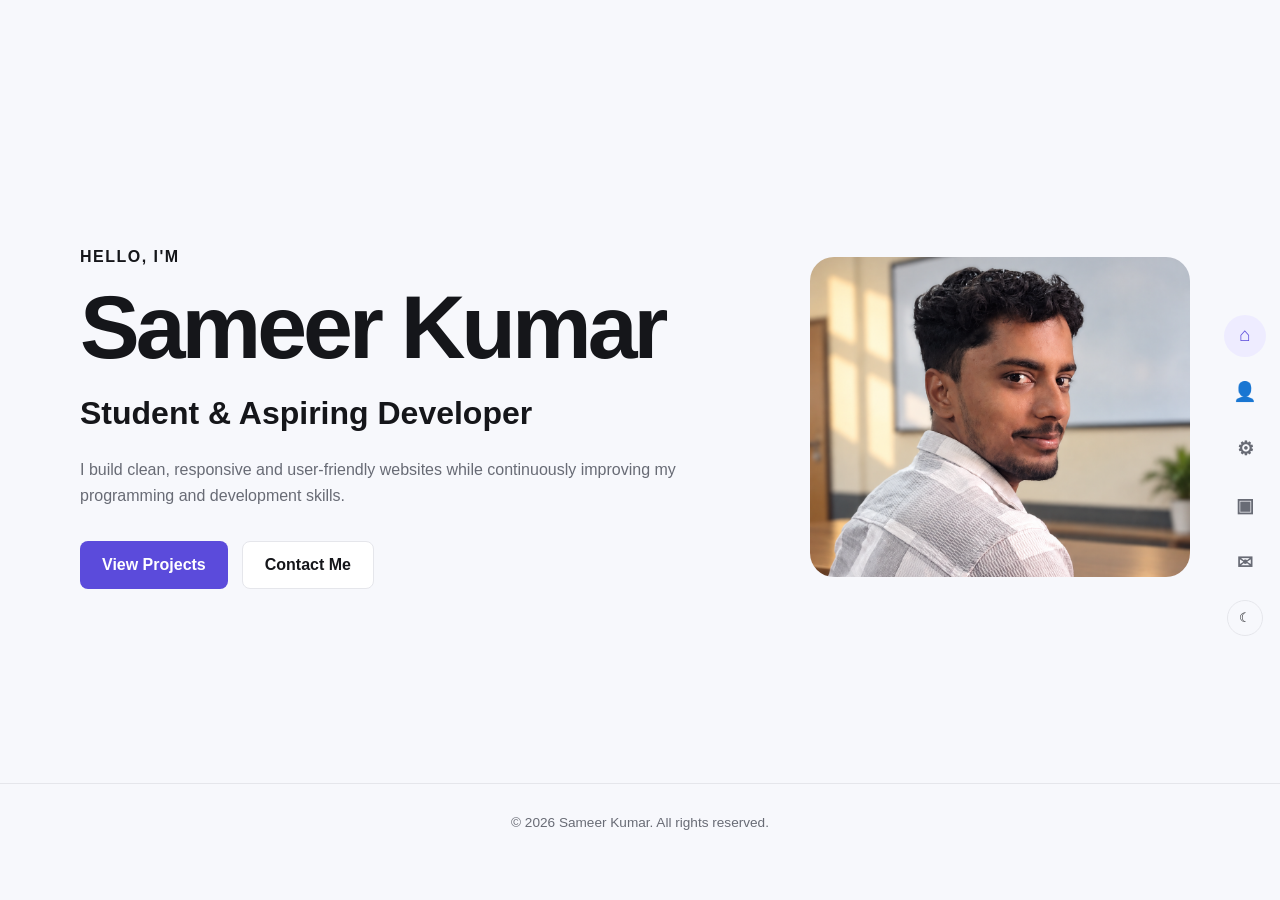
<file: index.html>
<!DOCTYPE html>
<html lang="en">

<head>
    <meta charset="UTF-8">
    <meta name="viewport" content="width=device-width, initial-scale=1.0">
    <meta name="description" content="Personal portfolio website">
    <title>Sameer Kumar | Home</title>
    <link rel="stylesheet" href="style.css">
</head>

<body>
    
    <header>
    <nav class="navbar">

        <button class="menu-btn" id="menuBtn" aria-label="Open menu" aria-expanded="false">
            ☰
        </button>

        <ul class="nav-links" id="navLinks">

            <li>
                <a href="index.html" class="nav-icon active" >
                    <span class="icon">⌂</span>
                    <span class="nav-name">Home</span>
                </a>
            </li>

            <li>
                <a href="about.html" class="nav-icon">
                    <span class="icon">👤</span>
                    <span class="nav-name">About</span>
                </a>
            </li>

            <li>
                <a href="skills.html" class="nav-icon">
                    <span class="icon">⚙</span>
                    <span class="nav-name">Skills</span>
                </a>
            </li>

            <li>
                <a href="projects.html" class="nav-icon">
                    <span class="icon">▣</span>
                    <span class="nav-name">Projects</span>
                </a>
            </li>

            <li>
                <a href="contact.html" class="nav-icon">
                    <span class="icon">✉</span>
                    <span class="nav-name">Contact</span>
                </a>
            </li>

            <li>
                <button id="themeBtn" class="theme-btn">☾</button>
            </li>

        </ul>

    </nav>
</header>
    <main>
        <section class="hero">
            <div class="hero-text">
                <p class="eyebrow">Hello, I'm </p>
                <h1>Sameer Kumar</h1>
                <h2>Student & Aspiring Developer</h2>
                <p>I build clean, responsive and user-friendly websites while continuously improving my programming and
                    development skills.</p>
                <div class="buttons"><a class="btn primary" href="projects.html">View Projects</a><a
                        class="btn secondary" href="contact.html">Contact Me</a></div>
            </div>
        <div class="profile-card">
    <div class="profile-photo">
        <img src="image/profile.png" alt="Sameer Kumar">
    </div>
</div>
        </section>
    </main>
    <footer>
        <p>© <span class="year"></span> Sameer Kumar. All rights reserved.</p>
    </footer>
    <script src="script.js"></script>
</body>

</html>
</file>
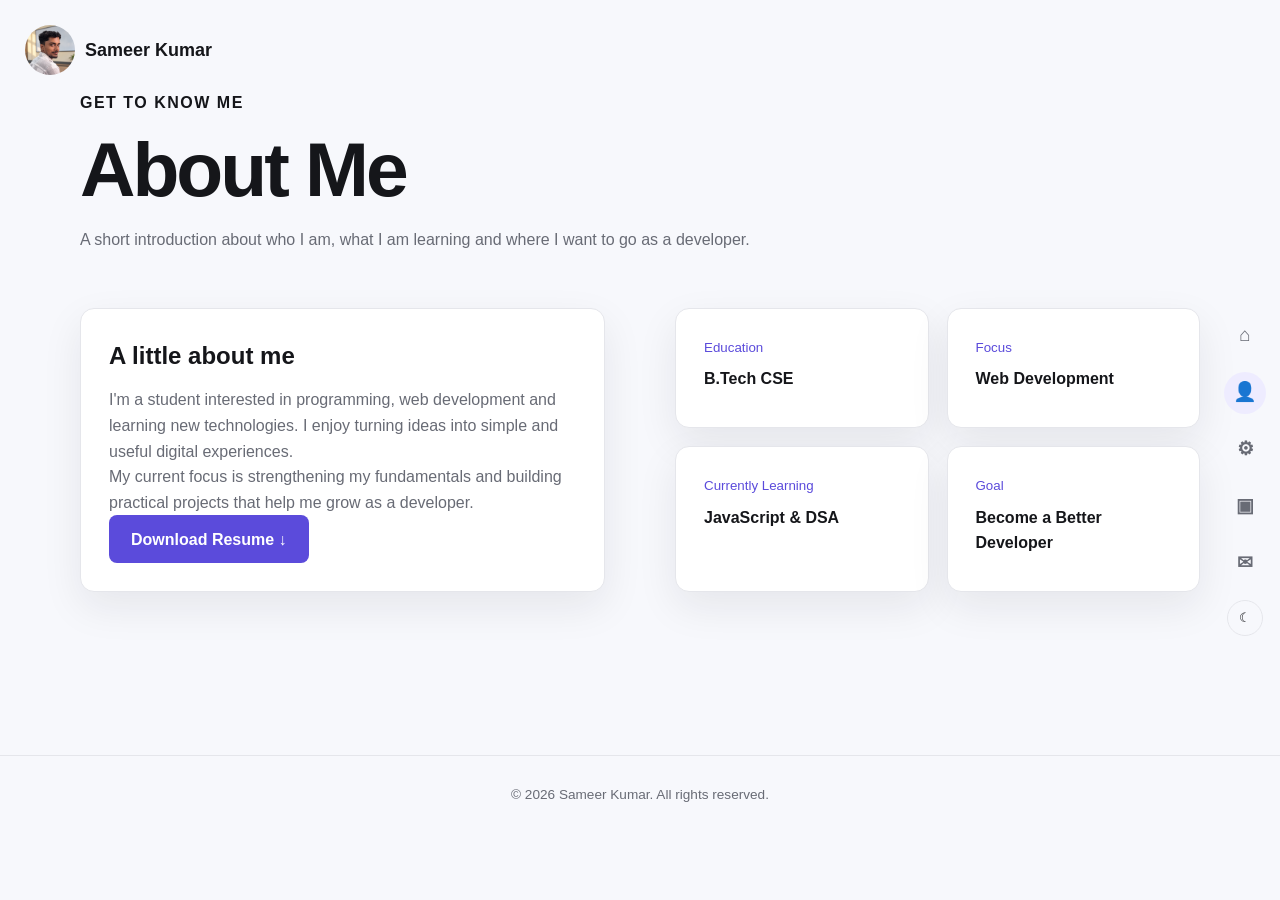
<file: about.html>
<!DOCTYPE html>
<html lang="en">

<head>
    <meta charset="UTF-8">
    <meta name="viewport" content="width=device-width, initial-scale=1.0">
    <meta name="description" content="About Sameer Kumar">
    <title>Sameer Kumar | About</title>
    <link rel="stylesheet" href="style.css">
</head>

<body>
    <header>
    <nav class="navbar">

        <button class="menu-btn" id="menuBtn" aria-label="Open menu" aria-expanded="false">
            ☰
        </button>

        <ul class="nav-links" id="navLinks">

            <li>
                <a href="index.html" class="nav-icon">
                    <span class="icon">⌂</span>
                    <span class="nav-name">Home</span>
                </a>
            </li>

            <li>
                <a href="about.html" class="nav-icon active" >
                    <span class="icon">👤</span>
                    <span class="nav-name">About</span>
                </a>
            </li>

            <li>
                <a href="skills.html" class="nav-icon">
                    <span class="icon">⚙</span>
                    <span class="nav-name">Skills</span>
                </a>
            </li>

            <li>
                <a href="projects.html" class="nav-icon">
                    <span class="icon">▣</span>
                    <span class="nav-name">Projects</span>
                </a>
            </li>

            <li>
                <a href="contact.html" class="nav-icon">
                    <span class="icon">✉</span>
                    <span class="nav-name">Contact</span>
                </a>
            </li>

            <li>
                <button id="themeBtn" class="theme-btn">☾</button>
            </li>

        </ul>

    </nav>
</header>
<main class="page">
    <div class="page-profile">
        <img src="image/profile.png" alt="Sameer Kumar">
        <span>Sameer Kumar</span>
    </div>    
        <div class="page-heading">
            <p class="eyebrow">Get to know me</p>
            <h1>About Me</h1>
            <p>A short introduction about who I am, what I am learning and where I want to go as a developer.</p>
        </div>
        <section class="about-grid">
            <article class="card">
                <h2>A little about me</h2>
                <p>I'm a student interested in programming, web development and learning new technologies. I enjoy
                    turning ideas into simple and useful digital experiences.</p>
                <p>My current focus is strengthening my fundamentals and building practical projects that help me grow
                    as a developer.</p>
                    <a class="btn primary" href="YOUR_GOOGLE_DRIVE_LINK" target="_blank" rel="noopener">
                 Download Resume ↓
                </a>
            </article>
            <div class="details">
                <div class="card"><small>Education</small><strong>B.Tech CSE</strong></div>
                <div class="card"><small>Focus</small><strong>Web Development</strong></div>
                <div class="card"><small>Currently Learning</small><strong>JavaScript & DSA</strong></div>
                <div class="card"><small>Goal</small><strong>Become a Better Developer</strong></div>
                
            </div>
        </section>
    </main>
    <footer>
        <p>© <span class="year"></span> Sameer Kumar. All rights reserved.</p>
    </footer>
    <script src="script.js"></script>
</body>

</html>
</file>
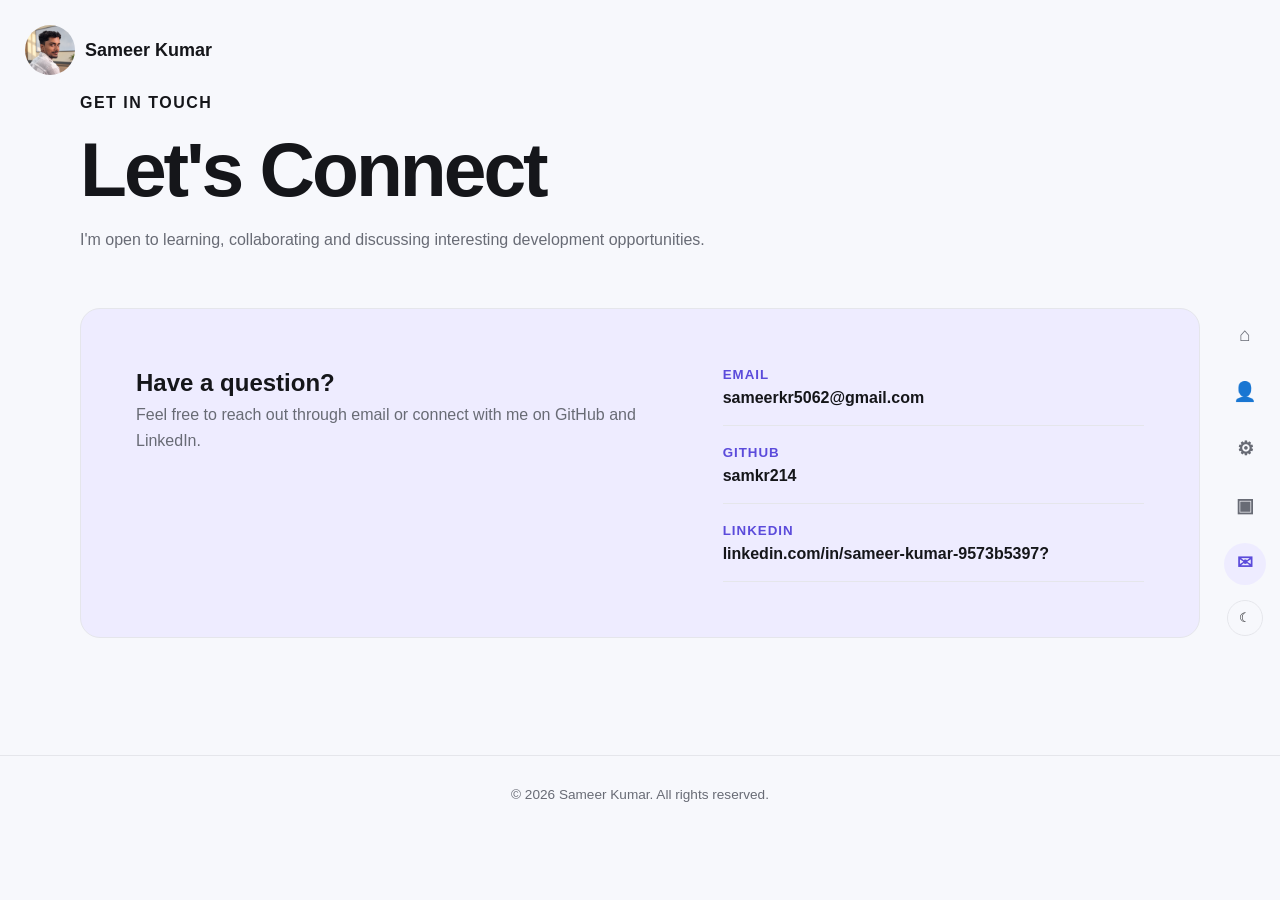
<file: contact.html>
<!DOCTYPE html>
<html lang="en">

<head>
    <meta charset="UTF-8">
    <meta name="viewport" content="width=device-width, initial-scale=1.0">
    <title>Sameer Kumar | Contact</title>
    <link rel="stylesheet" href="style.css">
</head>

<body>
    <header>
    <nav class="navbar">

        <button class="menu-btn" id="menuBtn" aria-label="Open menu" aria-expanded="false">
            ☰
        </button>

        <ul class="nav-links" id="navLinks">

            <li>
                <a href="index.html" class="nav-icon">
                    <span class="icon">⌂</span>
                    <span class="nav-name">Home</span>
                </a>
            </li>

            <li>
                <a href="about.html" class="nav-icon">
                    <span class="icon">👤</span>
                    <span class="nav-name">About</span>
                </a>
            </li>

            <li>
                <a href="skills.html" class="nav-icon">
                    <span class="icon">⚙</span>
                    <span class="nav-name">Skills</span>
                </a>
            </li>

            <li>
                <a href="projects.html" class="nav-icon">
                    <span class="icon">▣</span>
                    <span class="nav-name">Projects</span>
                </a>
            </li>

            <li>
                <a href="contact.html" class="nav-icon active">
                    <span class="icon">✉</span>
                    <span class="nav-name">Contact</span>
                </a>
            </li>

            <li>
                <button id="themeBtn" class="theme-btn">☾</button>
            </li>

        </ul>

    </nav>
</header>
<main class="page">
    <div class="page-profile">

    <img src="image/profile.png" alt="Sameer Kumar">
    
    <span>Sameer Kumar</span>
        </div>
        <div class="page-heading">
            <p class="eyebrow">Get in touch</p>
            <h1>Let's Connect</h1>
            <p>I'm open to learning, collaborating and discussing interesting development opportunities.</p>
        </div>
        <section class="contact-box">
            <div>
                <h2>Have a question?</h2>
                <p>Feel free to reach out through email or connect with me on GitHub and LinkedIn.</p>
            </div>
            <div class="contact-links"><a
                    href="mailto:sameerkr5062@gmail.com"><small>Email</small>sameerkr5062@gmail.com</a><a
                    href="https://github.com/" target="_blank"
                    rel="noopener"><small>GitHub</small>samkr214</a><a href="https://www.linkedin.com/"
                    target="_blank" rel="noopener"><small>LinkedIn</small>linkedin.com/in/sameer-kumar-9573b5397?</a></div>
        </section>
    </main>
    <footer>
        <p>© <span class="year"></span> Sameer Kumar. All rights reserved.</p>
    </footer>
    <script src="script.js"></script>
</body>

</html>
</file>
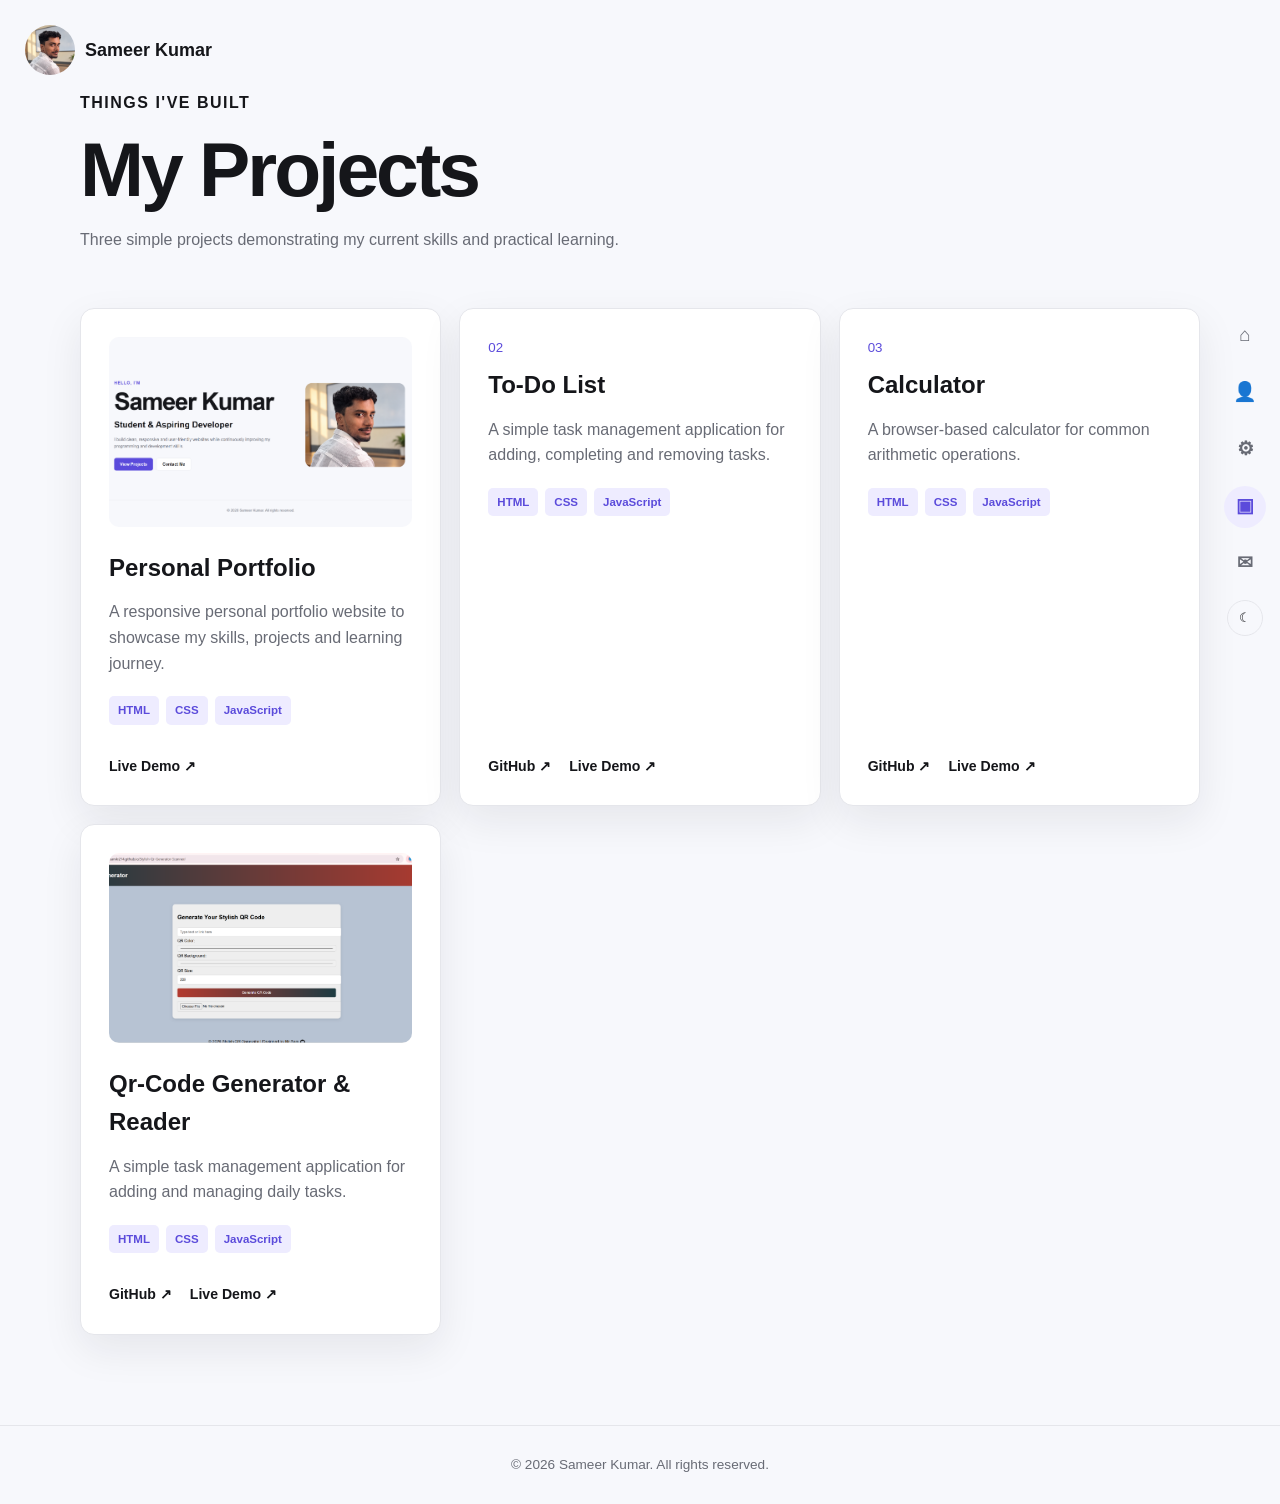
<file: projects.html>
<!DOCTYPE html>
<html lang="en">

<head>
    <meta charset="UTF-8">
    <meta name="viewport" content="width=device-width, initial-scale=1.0">
    <title>Sameer Kumar | Projects</title>
    <link rel="stylesheet" href="style.css">
</head>

<body>


    <header>
        <nav class="navbar">

            <button class="menu-btn" id="menuBtn" aria-label="Open menu" aria-expanded="false">
                ☰
            </button>

            <ul class="nav-links" id="navLinks">

                <li>
                    <a href="index.html" class="nav-icon">
                        <span class="icon">⌂</span>
                        <span class="nav-name">Home</span>
                    </a>
                </li>

                <li>
                    <a href="about.html" class="nav-icon">
                        <span class="icon">👤</span>
                        <span class="nav-name">About</span>
                    </a>
                </li>

                <li>
                    <a href="skills.html" class="nav-icon">
                        <span class="icon">⚙</span>
                        <span class="nav-name">Skills</span>
                    </a>
                </li>

                <li>
                    <a href="projects.html" class="nav-icon active">
                        <span class="icon">▣</span>
                        <span class="nav-name">Projects</span>
                    </a>
                </li>

                <li>
                    <a href="contact.html" class="nav-icon">
                        <span class="icon">✉</span>
                        <span class="nav-name">Contact</span>
                    </a>
                </li>

                <li>
                    <button id="themeBtn" class="theme-btn">☾</button>
                </li>

            </ul>

        </nav>
    </header>
    <main class="page">
        <div class="page-profile">

            <img src="image/profile.png" alt="Sameer Kumar">
            <span>Sameer Kumar</span>
        </div>
        <div class="page-heading">
            <p class="eyebrow">Things I've built</p>
            <h1>My Projects</h1>
            <p>Three simple projects demonstrating my current skills and practical learning.</p>
        </div>
        <section class="grid-3">
            <article class="card project">

                <div class="project-image">
                    <img src="image/protfolio.png" alt="Personal Portfolio">
                </div>

                <div class="project-content">
                    <h2>Personal Portfolio</h2>

                    <p>
                        A responsive personal portfolio website to showcase my skills,
                        projects and learning journey.
                    </p>

                    <div class="tags">
                        <span>HTML</span>
                        <span>CSS</span>
                        <span>JavaScript</span>
                    </div>

                    <div class="links">
                        <!-- <a href="YOUR-GITHUB-LINK" target="_blank">GitHub ↗</a> -->
                        <a href="https://samkr214.github.io/sameer-portfolio/" target="_blank">Live Demo ↗</a>
                    </div>
                </div>

            </article>
            <article class="card project"><small>02</small>
                <h2>To-Do List</h2>
                <p>A simple task management application for adding, completing and removing tasks.</p>
                <div class="tags"><span>HTML</span><span>CSS</span><span>JavaScript</span></div>
                <div class="links"><a href="https://github.com/" target="_blank" rel="noopener">GitHub ↗</a><a
                        href="contact.html">Live Demo ↗</a></div>
            </article>
            <article class="card project"><small>03</small>
                <h2>Calculator</h2>
                <p>A browser-based calculator for common arithmetic operations.</p>
                <div class="tags"><span>HTML</span><span>CSS</span><span>JavaScript</span></div>
                <div class="links"><a href="https://github.com/" target="_blank" rel="noopener">GitHub ↗</a><a
                        href="contact.html">Live Demo ↗</a></div>
            </article>
<article class="card project">

    <div class="project-image">
        <img src="image/qr.png" alt="Qr-Code Generator & Reader">
    </div>

    <div class="project-content">
        <h2>Qr-Code Generator & Reader</h2>

        <p>
            A simple task management application for adding and managing daily tasks.
        </p>

        <div class="tags">
            <span>HTML</span>
            <span>CSS</span>
            <span>JavaScript</span>
        </div>

        <div class="links">
            <a href="https://github.com/samkr214/Stylish-Qr-Generator-Scanner" target="_blank">
                GitHub ↗</a>
            <a href="https://samkr214.github.io/Stylish-Qr-Generator-Scanner/" target="_blank">Live Demo ↗</a>
        </div>
    </div>

</article>
        </section>
    </main>
    <footer>
        <p>© <span class="year"></span> Sameer Kumar. All rights reserved.</p>
    </footer>
    <script src="script.js"></script>
</body>

</html>
</file>
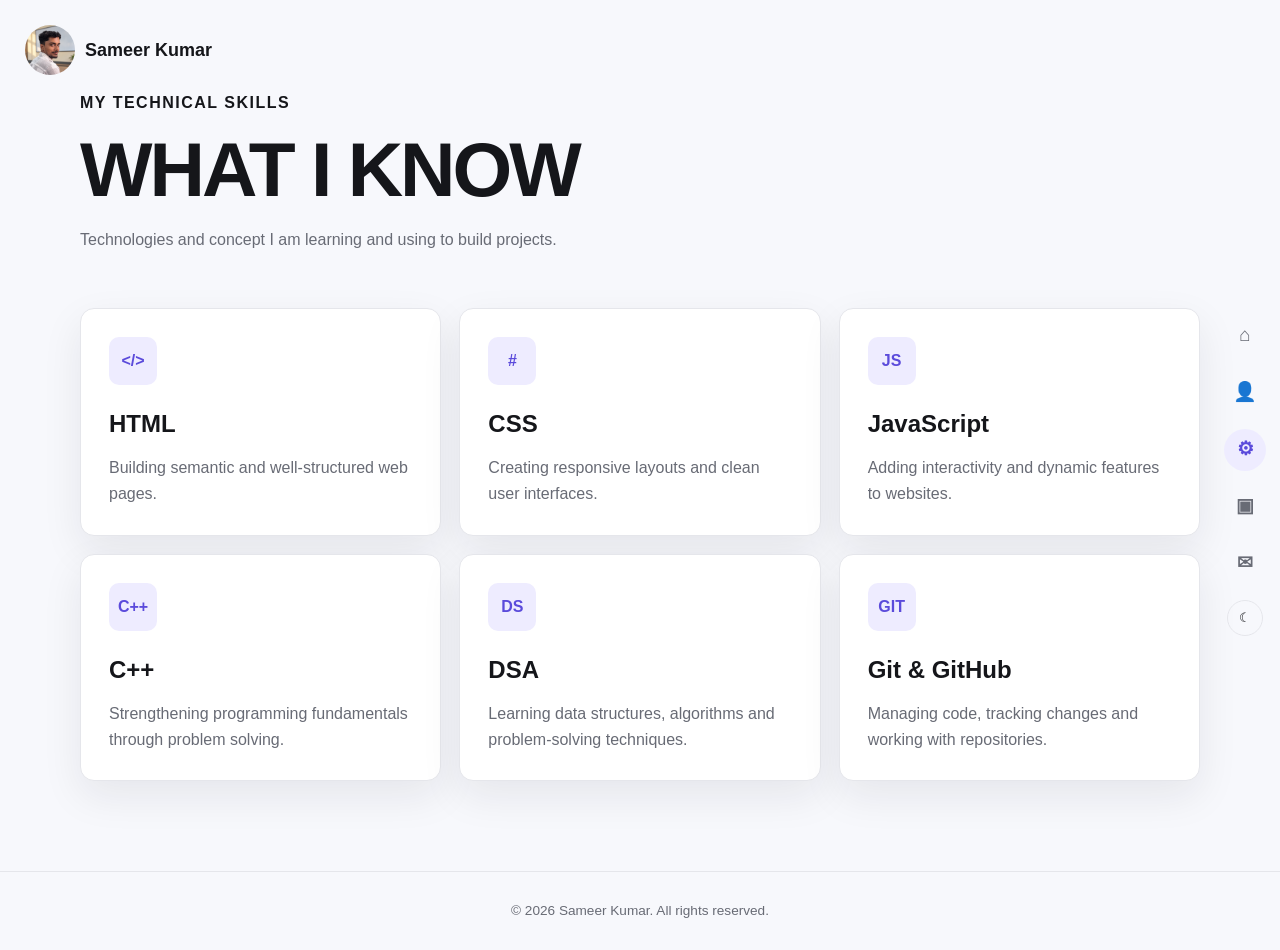
<file: skills.html>
<!DOCTYPE html>
<html lang="en">

<head>
    <meta charset="UTF-8">
    <meta name="viewport" content="width=device-width, initial-scale=1.0">
    <title>Sameer Kumar | Skills</title>
    <link rel="stylesheet" href="style.css">
</head>

<body>
    <header>
    <nav class="navbar">

        <button class="menu-btn" id="menuBtn" aria-label="Open menu" aria-expanded="false">
            ☰
        </button>

        <ul class="nav-links" id="navLinks">

            <li>
                <a href="index.html" class="nav-icon">
                    <span class="icon">⌂</span>
                    <span class="nav-name">Home</span>
                </a>
            </li>

            <li>
                <a href="about.html" class="nav-icon">
                    <span class="icon">👤</span>
                    <span class="nav-name">About</span>
                </a>
            </li>

            <li>
                <a href="skills.html" class="nav-icon active">
                    <span class="icon">⚙</span>
                    <span class="nav-name">Skills</span>
                </a>
            </li>

            <li>
                <a href="projects.html" class="nav-icon">
                    <span class="icon">▣</span>
                    <span class="nav-name">Projects</span>
                </a>
            </li>

            <li>
                <a href="contact.html" class="nav-icon">
                    <span class="icon">✉</span>
                    <span class="nav-name">Contact</span>
                </a>
            </li>

            <li>
                <button id="themeBtn" class="theme-btn">☾</button>
            </li>

        </ul>
        
    </nav>
</header>
<main class="page">
    <div class="page-profile">
        <img src="image/profile.png" alt="Sameer Kumar">
        <span>Sameer Kumar</span>
        </a>
        </div>
        <div class="page-heading">
            <p class="eyebrow">MY TECHNICAL SKILLS</p>
            <h1>WHAT I KNOW</h1>
            <p>Technologies and concept I am learning and using to build projects.</p>
        </div>
        <section class="grid-3">
            <article class="card skill"><b>&lt;/&gt;</b>
                <h2>HTML</h2>
                <p>Building semantic and well-structured web pages.</p>
            </article>
            <article class="card skill"><b>#</b>
                <h2>CSS</h2>
                <p>Creating responsive layouts and clean user interfaces.</p>
            </article>
            <article class="card skill"><b>JS</b>
                <h2>JavaScript</h2>
                <p>Adding interactivity and dynamic features to websites.</p>
            </article>
            <article class="card skill"><b>C++</b>
                <h2>C++</h2>
                <p>Strengthening programming fundamentals through problem solving.</p>
            </article>
            <article class="card skill"><b>DS</b>
                <h2>DSA</h2>
                <p>Learning data structures, algorithms and problem-solving techniques.</p>
            </article>
            <article class="card skill"><b>GIT</b>
                <h2>Git & GitHub</h2>
                <p>Managing code, tracking changes and working with repositories.</p>
            </article>
        </section>
    </main>
    <footer>
        <p>© <span class="year"></span> Sameer Kumar. All rights reserved.</p>
    </footer>
    <script src="script.js"></script>
</body>

</html>
</file>
<file: style.css>
* {
    margin: 0;
    padding: 0;
    box-sizing: border-box
}

:root {
    --bg: #f7f8fc;
    --surface: #fff;
    --text: #15161a;
    --muted: #686b75;
    --border: #e5e6eb;
    --accent: #5b4bdb;
    --soft: #eeecff;
    --shadow: 0 15px 40px rgba(25, 25, 40, .08)
}

body.dark {
    --bg: #101116;
    --surface: #181a21;
    --text: #f4f4f6;
    --muted: #a7a9b4;
    --border: #292c35;
    --accent: #8b7cff;
    --soft: #26223f;
    --shadow: 0 15px 40px rgba(0, 0, 0, .25)
}

html {
    scroll-behavior: smooth
}

body {
    font-family: Arial, Helvetica, sans-serif;
    background: var(--bg);
    color: var(--text);
    line-height: 1.6;
    transition: .25s
}

a {
    color: inherit;
    text-decoration: none
}


.navbar {
    height: auto;
    width: 150%;
    /* padding: 40px 25px; */
    display: flex;
    flex-direction: column;
    align-items: center;
}

header {
    position: fixed;
    top: 0;
    right: 0;
    width:70px;
    height: 100vh;
    background: transparent;
    border-left: none;
    display: flex;
    align-items: center;
    justify-content: center;
    z-index: 100;

    /* background: var(--bg);
    border-bottom: 1px solid var(--border) */
}

.logo {
    /* font-size: 1.35rem;
    font-weight: 800 */
display: none;
}

.logo span,
.eyebrow,
/* .links a {
    color: var(--accent)
} */
.links a {
    position: relative;
    z-index: 10;
    pointer-events: auto;
}
.nav-links {
    display: flex;
    flex-direction: column;
    align-items: center;
    gap: 15px;
    list-style: none;
    margin-top: 50px;
}
.nav-icon {
    position: relative;

    width: 42px;
    height: 42px;

    display: flex;
    align-items: center;
    justify-content: center;

    border-radius: 50%;

    color: var(--text);

    transition: 0.25s ease;
}
.icon {
    font-size: 19px;
}

.nav-icon:hover {
    color: var(--accent);
    background: var(--soft);
    transform: scale(1.08);
}
.nav-links a {
    color: var(--muted);
    font-weight: 600
}
.nav-icon.active {
    color: var(--accent);
    background: var(--soft);
}
.nav-links a:hover,
.nav-links a.active {
    color: var(--accent)
}
.nav-name {
    position: absolute;

    right: 65px;

    padding: 6px 12px;

    background: var(--surface);
    border: 1px solid var(--border);
    border-radius: 7px;

    font-size: 13px;
    font-weight: 600;

    opacity: 0;
    visibility: hidden;

    white-space: nowrap;

    transform: translateX(10px);

    transition: 0.2s ease;
}

.nav-icon:hover .nav-name {
    opacity: 1;
    visibility: visible;
    transform: translateX(0);
}
.theme-btn,
.menu-btn {
    border: 0;
    background: transparent;
    color: var(--text);
    cursor: pointer
}

.theme-btn {
    width: 36px;
    height: 36px;
    border: 1px solid var(--border);
    border-radius: 50%
}

.menu-btn {
    display: none;
    font-size: 1.4rem
}

.hero {
    width: min(1120px, 90%);
    min-height: calc(95vh - 72px);
    margin: auto;
    display: grid;
    grid-template-columns: 1.25fr .75fr;
    gap: 80px;
    align-items: center;
    transform: translateY(25px);
}

.eyebrow {
    font-size: .9.9rem;
    font-weight: 750;
    text-transform: uppercase;
    letter-spacing: 1.5px;
    margin-bottom: 15px
}

.hero h1 {
    font-size: clamp(3rem, 7vw, 5.8rem);
    line-height: .95;
    letter-spacing: -4px;
    margin-bottom: 18px
}

.hero h2 {
    font-size: clamp(1.3rem, 3vw, 2rem);
    margin-bottom: 18px
}

.hero-text>p:not(.eyebrow),
.page-heading>p:not(.eyebrow),
.card p,
.contact-box p {
    color: var(--muted)
}

.buttons {
    display: flex;
    gap: 14px;
    margin-top: 32px
}

.btn {
    min-height: 48px;
    padding: 0 22px;
    display: inline-flex;
    align-items: center;
    border-radius: 8px;
    font-weight: 700
}

.primary {
    background: var(--accent);
    color: white
}

.secondary {
    background: var(--surface);
    border: 1px solid var(--border)
}
.profile-photo {
    width: 380px;
    height: 320px;
    border-radius: 24px;
    overflow: hidden;
    border: px solid var(--accent);
}

.profile-photo img {
    width: 100%;
    height: 100%;
    object-fit: cover;
    display: block;
}

.profile-card p {
    color: var(--muted)
}

.page {
    width: min(1120px, 90%);
    min-height: calc(100vh - 145px);
    margin: auto;
    padding: 90px 0
}

.page-heading {
    max-width: 760px;
    margin-bottom: 55px
}

.page-heading h1 {
    font-size: clamp(2.7rem, 6vw, 4.8rem);
    line-height: 1;
    letter-spacing: -3px;
    margin-bottom: 20px
}

.about-grid {
    display: grid;
    grid-template-columns: 1fr 1fr;
    gap: 70px
}
.details,
.grid-3 {
    display: grid;
    grid-template-columns: repeat(3, 1fr);
    gap: 18px
}

.details {
    grid-template-columns: 1fr 1fr
}

.card {
    padding: 28px;
    background: var(--surface);
    border: 1px solid var(--border);
    border-radius: 14px;
    box-shadow: var(--shadow);
    transition: 0.3s ease;
}
.card:hover {
    transform: translateY(-5px);
    border-color: var(--accent);
}

.card h2 {
    margin-bottom: 12px
}

.card small {
    display: block;
    color: var(--accent);
    margin-bottom: 8px
}

.card strong {
    display: block
}

.skill b {
    display: grid;
    place-items: center;
    width: 48px;
    height: 48px;
    margin-bottom: 20px;
    border-radius: 10px;
    background: var(--soft);
    color: var(--accent)
}
.skill {
    transition: .2s
}

.project {
    min-height: 370px;
    display: flex;
    flex-direction: column
}
.project-image {
    width: 100%;
    height: 190px;
    overflow: hidden;
    border-radius: 10px;
    margin-bottom: 22px;
}

.project-image img {
    width: 100%;
    height: 100%;
    object-fit: cover;
    display: block;
}
.project-image img {
    transition: 0.3s ease;
}

.project:hover .project-image img {
    transform: scale(1.05);
}
.tags {
    display: flex;
    gap: 7px;
    flex-wrap: wrap;
    margin-top: 20px
}

.tags span {
    background: var(--soft);
    color: var(--accent);
    padding: 5px 9px;
    border-radius: 5px;
    font-size: .72rem;
    font-weight: 700
}

.links {
    display: flex;
    gap: 18px;
    margin-top: auto;
    padding-top: 30px;
    font-size: .88rem;
    font-weight: 700
}

.contact-box {
    display: grid;
    grid-template-columns: 1fr .8fr;
    gap: 60px;
    padding: 55px;
    border-radius: 20px;
    background: var(--soft);
    border: 1px solid var(--border)
}

.contact-links {
    display: flex;
    flex-direction: column;
    gap: 16px
}

.contact-links a {
    padding-bottom: 14px;
    border-bottom: 1px solid var(--border);
    font-weight: 600;
    word-break: break-word
}

.contact-links small {
    display: block;
    color: var(--accent);
    text-transform: uppercase;
    letter-spacing: 1px
}

footer {
    padding: 28px 5%;
    border-top: 1px solid var(--border);
    text-align: center;
    color: var(--muted);
    font-size: .85rem
}

@media(max-width:900px) {

    .hero,
    .about-grid,
    .contact-box {
        grid-template-columns: 1fr
    }

    .grid-3 {
        grid-template-columns: repeat(2, 1fr)
    }

    .profile-card {
        min-height: 300px
    }
}

@media(max-width:700px) {
    .menu-btn {
        display: block
    }

    .nav-links {
        position: absolute;
        top: 72px;
        left: 0;
        right: 0;
        display: none;
        flex-direction: column;
        align-items: flex-start;
        gap: 0;
        padding: 10px 5%;
        background: var(--surface);
        border-bottom: 1px solid var(--border)
    }

    .nav-links.show {
        display: flex
    }

    .nav-links li {
        width: 100%
    }

    .nav-links a {
        display: block;
        padding: 12px 0
    }

    .nav-links li:last-child {
        position: absolute;
        right: 5%;
        top: 8px;
        width: auto
    }

    .hero {
        padding: 60px 0
    }

    .page {
        padding: 70px 0
    }

    .grid-3,
    .details {
        grid-template-columns: 1fr
    }

    .contact-box {
        padding: 32px 24px
    }

    .hero h1 {
        letter-spacing: -2px
    }
}

@media(max-width:400px) {

    .navbar,
    .hero,
    .page {
        width: 92%
    }

    .buttons {
        flex-direction: column
    }

    .btn {
        width: 100%;
        justify-content: center
    }

    .hero h1 {
        font-size: 2.8rem
    }
}

.mini-profile {
    width: 42px;
    height: 42px;
    border-radius: 50%;
    overflow: hidden;
    display: block;
}

.mini-profile img {
    width: 100%;
    height: 100%;
    object-fit: cover;
}
.page-profile {
    position: absolute;
    top: 25px;
    left: 25px;
    display: flex;
    align-items: center;
    gap: 10px;
}
.page-profile span {
font-size: 18px;
font-weight: 700;
color: var(--text);
}
.page-profile img {
    width: 50px;
    height: 50px;
    border-radius: 50%;
    object-fit: cover;
}
</file>
